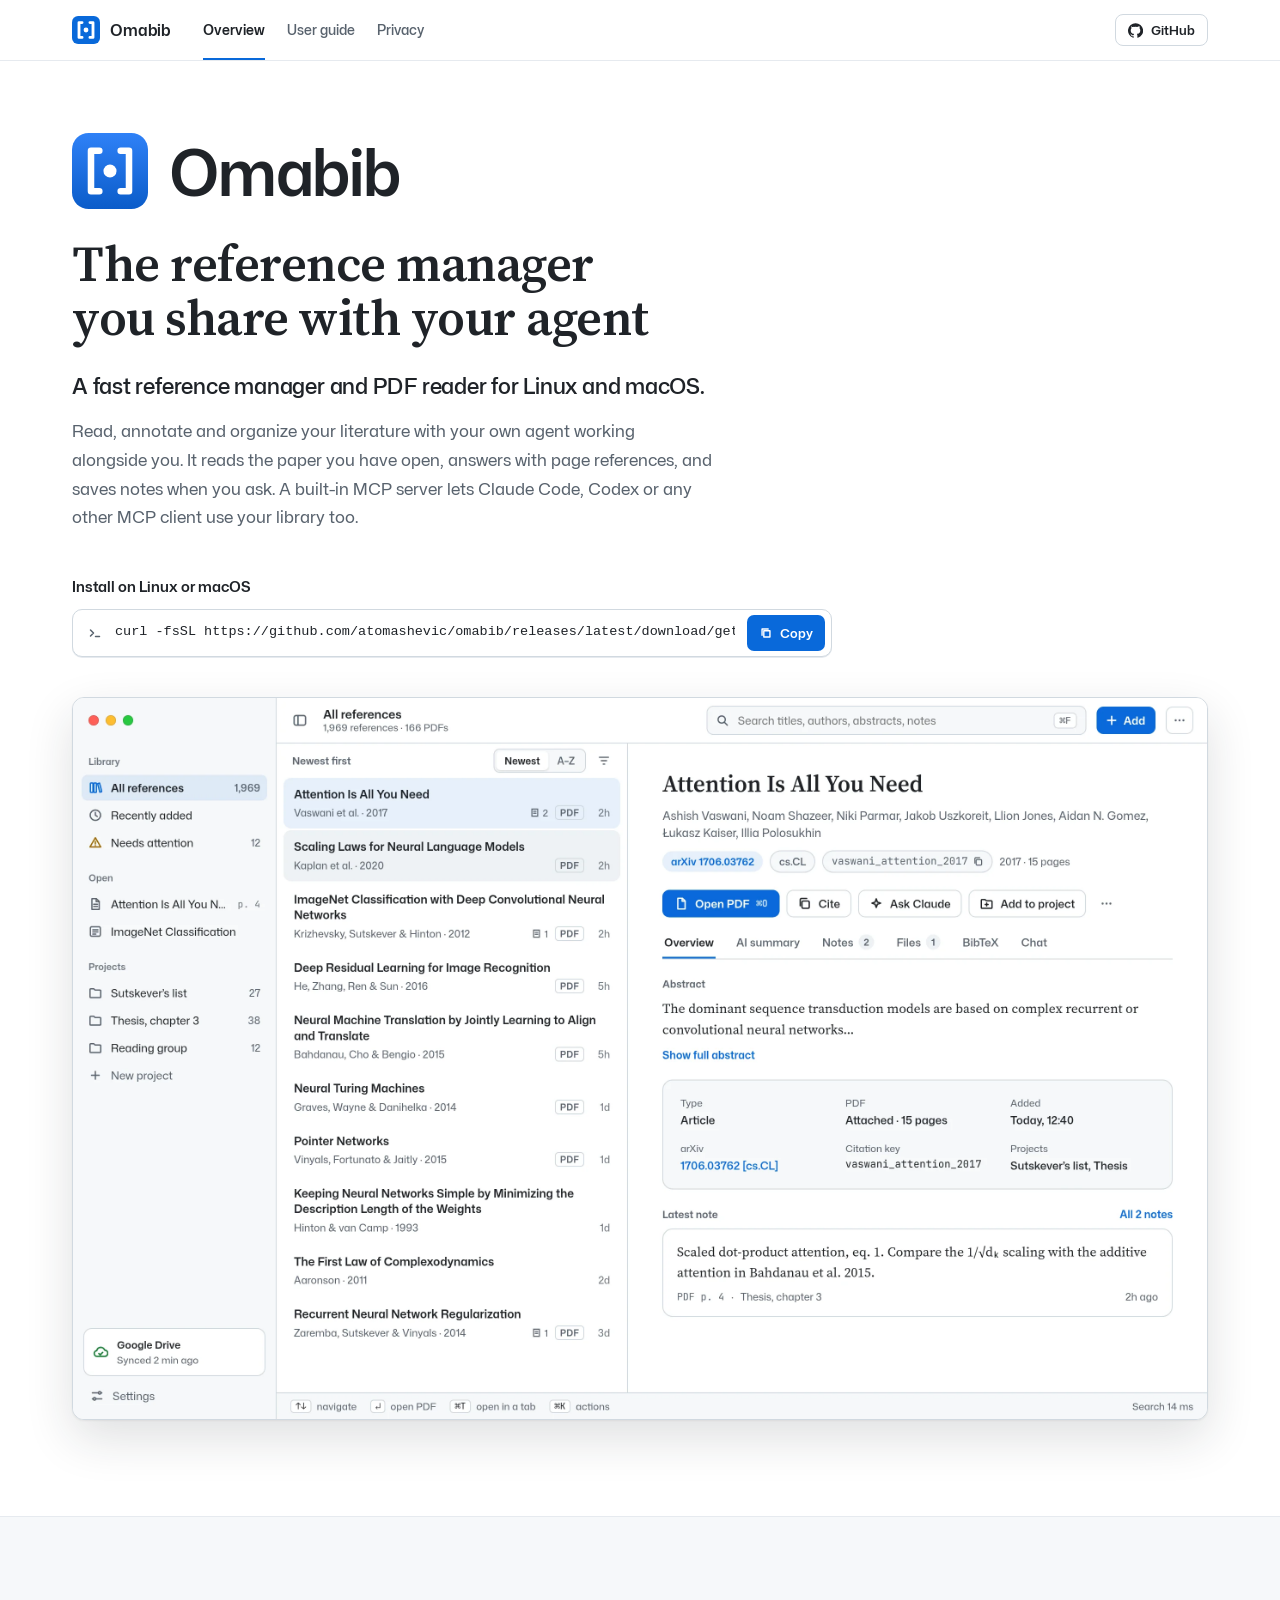
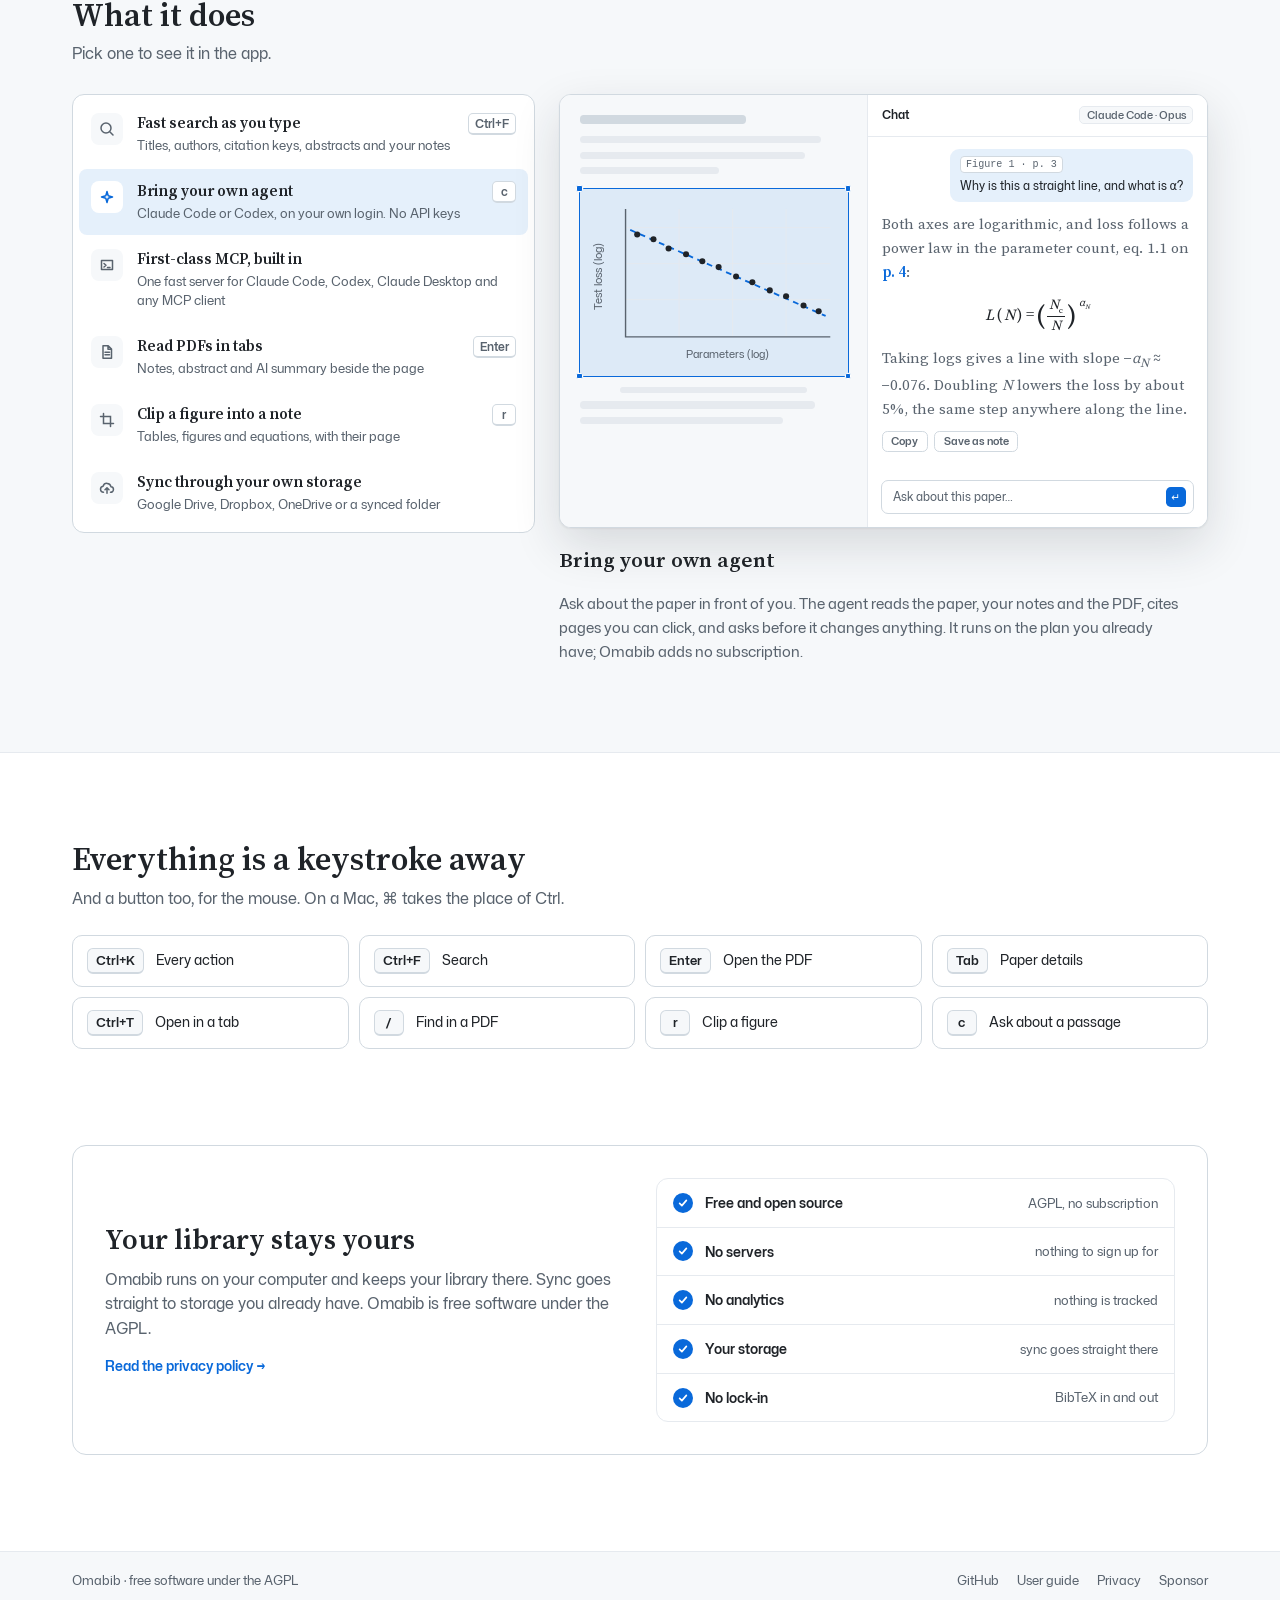
<file: index.html>
<!doctype html>
<html lang="en">
<head>
<meta charset="utf-8">
<meta name="viewport" content="width=device-width, initial-scale=1">
<title>Omabib · Reference manager and PDF reader for Linux and macOS</title>
<meta name="description" content="Omabib is a fast, free reference manager and PDF reader for Linux and macOS. Organize your literature, read and annotate PDFs, and bring your own AI agent through a built-in MCP server.">
<link rel="canonical" href="https://omabib.github.io/">
<meta name="theme-color" content="#ffffff" media="(prefers-color-scheme: light)">
<meta name="theme-color" content="#0f1115" media="(prefers-color-scheme: dark)">
<link rel="icon" href="favicon.svg" type="image/svg+xml">
<link rel="apple-touch-icon" href="apple-touch-icon.png">
<meta property="og:type" content="website">
<meta property="og:site_name" content="Omabib">
<meta property="og:url" content="https://omabib.github.io/">
<meta property="og:title" content="Omabib · Reference manager and PDF reader for Linux and macOS">
<meta property="og:description" content="A fast, free reference manager and PDF reader. Organize your literature, read and annotate PDFs, and bring your own AI agent through a built-in MCP server.">
<meta property="og:image" content="https://omabib.github.io/og.png">
<meta property="og:image:width" content="1200">
<meta property="og:image:height" content="630">
<meta name="twitter:card" content="summary_large_image">
<link rel="preload" href="fonts/MonaSans-Regular.ttf" as="font" type="font/ttf" crossorigin>
<link rel="preload" href="fonts/SourceSerif4-Semibold.ttf" as="font" type="font/ttf" crossorigin>
<link rel="stylesheet" href="style.css">
<script type="application/ld+json">
{
  "@context": "https://schema.org",
  "@type": "SoftwareApplication",
  "name": "Omabib",
  "description": "A fast reference manager and PDF reader for Linux and macOS, with a built-in MCP server for AI agents.",
  "applicationCategory": "ProductivityApplication",
  "operatingSystem": "Linux, macOS",
  "url": "https://omabib.github.io/",
  "downloadUrl": "https://github.com/atomashevic/omabib/releases/latest",
  "license": "https://www.gnu.org/licenses/agpl-3.0.html",
  "isAccessibleForFree": true,
  "offers": { "@type": "Offer", "price": "0", "priceCurrency": "USD" },
  "image": "https://omabib.github.io/og.png"
}
</script>
</head>
<body>
<header class="top">
  <div class="wrap">
    <a class="brand" href="./">
      <svg width="28" height="28" viewBox="0 0 64 64" aria-hidden="true"><rect width="64" height="64" rx="14" fill="var(--accent-fill)"/><path d="M23 15h-7v34h7M41 15h7v34h-7" fill="none" stroke="var(--on-accent)" stroke-width="6.5" stroke-linecap="round" stroke-linejoin="round"/><circle cx="32" cy="32" r="5.5" fill="var(--on-accent)"/></svg>
      Omabib
    </a>
    <nav class="nav" aria-label="Site">
      <a href="./" aria-current="page">Overview</a>
      <a class="hide-phone" href="https://github.com/atomashevic/omabib/blob/main/docs/guide.md">User guide</a>
      <a href="privacy.html">Privacy</a>
    </nav>
    <a class="gh" href="https://github.com/atomashevic/omabib">
      <svg width="15" height="15" viewBox="0 0 16 16" fill="currentColor" aria-hidden="true"><path d="M8 .2a8 8 0 0 0-2.53 15.59c.4.07.55-.17.55-.38v-1.33c-2.23.48-2.7-1.07-2.7-1.07-.36-.92-.89-1.17-.89-1.17-.73-.5.05-.49.05-.49.8.06 1.23.83 1.23.83.72 1.22 1.88.87 2.34.66.07-.52.28-.87.5-1.07-1.78-.2-3.65-.89-3.65-3.95 0-.87.31-1.59.83-2.15-.08-.2-.36-1.02.08-2.12 0 0 .67-.21 2.2.82a7.6 7.6 0 0 1 4 0c1.53-1.04 2.2-.82 2.2-.82.44 1.1.16 1.92.08 2.12.51.56.82 1.28.82 2.15 0 3.07-1.87 3.75-3.65 3.95.29.25.54.73.54 1.48v2.2c0 .21.15.46.55.38A8 8 0 0 0 8 .2z"/></svg>
      <span class="hide-phone">GitHub</span>
    </a>
  </div>
</header>

<main>
  <section class="wrap hero" aria-labelledby="hero-title">
    <div class="wordmark">
      <svg width="76" height="76" viewBox="0 0 64 64" aria-hidden="true"><defs><linearGradient id="tile" x1="0" y1="0" x2="0" y2="1"><stop offset="0" stop-color="#2f81f7"/><stop offset="1" stop-color="#0b5cc9"/></linearGradient></defs><rect width="64" height="64" rx="14" fill="url(#tile)"/><path d="M23 15h-7v34h7M41 15h7v34h-7" fill="none" stroke="#fff" stroke-width="5.5" stroke-linecap="round" stroke-linejoin="round"/><circle cx="32" cy="32" r="5.5" fill="#fff"/></svg>
      <span>Omabib</span>
    </div>
    <h1 id="hero-title">The reference manager you share with your agent</h1>
    <div class="intro">
      <p class="lead">A fast reference manager and PDF reader for Linux and macOS.</p>
      <p class="lede">Read, annotate and organize your literature with your own agent working alongside you. It reads the paper you have open, answers with page references, and saves notes when you ask. A built-in MCP server lets Claude Code, Codex or any other MCP client use your library too.</p>
    </div>
    <div class="get" id="install">
      <div class="get-head">
        <h2>Install on Linux or macOS</h2>
      </div>
      <div class="install">
        <svg width="16" height="16" viewBox="0 0 16 16" fill="none" stroke="var(--muted)" stroke-width="1.5" stroke-linecap="round" stroke-linejoin="round" aria-hidden="true"><path d="m3.5 5 3 3-3 3M8.5 11.5h4"/></svg>
        <code id="command">curl -fsSL https://github.com/atomashevic/omabib/releases/latest/download/get.sh | sh</code>
        <button class="copy" type="button" data-copy="command">
          <svg width="14" height="14" viewBox="0 0 16 16" fill="none" stroke="currentColor" stroke-width="1.6" stroke-linecap="round" stroke-linejoin="round" aria-hidden="true"><path d="M5.5 5.5h7v7h-7zM3.5 10.5v-7h7"/></svg><span>Copy</span>
        </button>
      </div>
    </div>
  </section>

  <div class="wrap shot">
    <div class="window">
      <picture>
        <source srcset="img/library-dark.webp" media="(prefers-color-scheme: dark)">
        <img src="img/library-light.webp" width="2640" height="1680" alt="Omabib's library: projects in the sidebar, a list of papers, and Attention Is All You Need open in the detail pane with its abstract, citation key and a note.">
      </picture>
    </div>
  </div>

  <section class="band" aria-labelledby="features-title">
    <div class="wrap">
      <div class="section-head">
        <h2 id="features-title">What it does</h2>
        <p>Pick one to see it in the app.</p>
      </div>
      <div class="features">
        <ul class="feature-list" role="tablist" aria-label="Features" aria-orientation="vertical">
          <li><button type="button" role="tab" id="tab-search" aria-controls="panel-search" aria-selected="false" tabindex="-1">
            <span class="icon"><svg width="16" height="16" viewBox="0 0 16 16" fill="none" stroke="currentColor" stroke-width="1.5" stroke-linecap="round" aria-hidden="true"><path d="M7 12a5 5 0 1 0 0-10 5 5 0 0 0 0 10zM10.75 10.75 14 14"/></svg></span>
            <span class="words"><span class="title">Fast search as you type</span><span class="meta">Titles, authors, citation keys, abstracts and your notes</span></span>
            <kbd><span class="mod">Ctrl+</span>F</kbd>
          </button></li>
          <li><button type="button" role="tab" id="tab-ask" aria-controls="panel-ask" aria-selected="true">
            <span class="icon"><svg width="16" height="16" viewBox="0 0 16 16" fill="none" stroke="currentColor" stroke-width="1.5" stroke-linejoin="round" aria-hidden="true"><path d="M8 2.5 9.2 6.8 13.5 8 9.2 9.2 8 13.5 6.8 9.2 2.5 8 6.8 6.8z"/></svg></span>
            <span class="words"><span class="title">Bring your own agent</span><span class="meta">Claude Code or Codex, on your own login. No API keys</span></span>
            <kbd>c</kbd>
          </button></li>
          <li><button type="button" role="tab" id="tab-agents" aria-controls="panel-agents" aria-selected="false" tabindex="-1">
            <span class="icon"><svg width="16" height="16" viewBox="0 0 16 16" fill="none" stroke="currentColor" stroke-width="1.5" stroke-linecap="round" stroke-linejoin="round" aria-hidden="true"><path d="M2.5 3.5h11v9h-11zM5 6.5l2 1.75-2 1.75M8.5 10.5h2.5"/></svg></span>
            <span class="words"><span class="title">First-class MCP, built in</span><span class="meta">One fast server for Claude Code, Codex, Claude Desktop and any MCP client</span></span>
          </button></li>
          <li><button type="button" role="tab" id="tab-read" aria-controls="panel-read" aria-selected="false" tabindex="-1">
            <span class="icon"><svg width="16" height="16" viewBox="0 0 16 16" fill="none" stroke="currentColor" stroke-width="1.5" stroke-linecap="round" stroke-linejoin="round" aria-hidden="true"><path d="M4 1.75h5.25L12.5 5v9.25H4zM9 1.75V5.25h3.5M6 8.25h4.5M6 10.75h4.5"/></svg></span>
            <span class="words"><span class="title">Read PDFs in tabs</span><span class="meta">Notes, abstract and AI summary beside the page</span></span>
            <kbd>Enter</kbd>
          </button></li>
          <li><button type="button" role="tab" id="tab-clip" aria-controls="panel-clip" aria-selected="false" tabindex="-1">
            <span class="icon"><svg width="16" height="16" viewBox="0 0 16 16" fill="none" stroke="currentColor" stroke-width="1.5" stroke-linecap="round" aria-hidden="true"><path d="M4.5 1.5v10h10M1.5 4.5h10v10"/></svg></span>
            <span class="words"><span class="title">Clip a figure into a note</span><span class="meta">Tables, figures and equations, with their page</span></span>
            <kbd>r</kbd>
          </button></li>
          <li><button type="button" role="tab" id="tab-sync" aria-controls="panel-sync" aria-selected="false" tabindex="-1">
            <span class="icon"><svg width="16" height="16" viewBox="0 0 16 16" fill="none" stroke="currentColor" stroke-width="1.5" stroke-linecap="round" stroke-linejoin="round" aria-hidden="true"><path d="M4.5 12.25a3 3 0 0 1-.4-5.97 4 4 0 0 1 7.8.47 2.75 2.75 0 0 1-.4 5.5M8 13.25v-5.5M6 9.75l2-2 2 2"/></svg></span>
            <span class="words"><span class="title">Sync through your own storage</span><span class="meta">Google Drive, Dropbox, OneDrive or a synced folder</span></span>
          </button></li>
        </ul>

        <div>
          <article class="panel" role="tabpanel" id="panel-search" aria-labelledby="tab-search" hidden>
            <div class="frame" style="--w: 118.95"><picture><source srcset="img/search-dark.webp" media="(prefers-color-scheme: dark)"><img src="img/search-light.webp" alt="Searching a thesis project for attention: four matching papers, the second selected." loading="lazy"></picture></div>
            <h3>Fast search as you type</h3>
            <p>Results follow every keystroke, even in a large library. Small typos are forgiven, and inside a project your notes for it come first.</p>
          </article>
          <article class="panel" role="tabpanel" id="panel-ask" aria-labelledby="tab-ask">
            <div class="frame">
              <div class="chat" aria-hidden="true">
                <div class="page">
                  <span class="head"></span>
                  <span style="width: 90%"></span><span style="width: 84%"></span><span style="width: 52%"></span>
                  <div class="figure">
                    <svg class="plot" viewBox="0 0 220 150" aria-hidden="true">
                      <g class="grid"><path d="M34 12v110M80 12v110M126 12v110M172 12v110M34 28h176M34 59h176M34 90h176"/></g>
                      <path class="axis" d="M34 12v110h176"/>
                      <path class="fit" d="M38 30 206 104"/>
                      <g class="dots"><circle cx="44" cy="34" r="2.6"/><circle cx="58" cy="38" r="2.6"/><circle cx="71" cy="46" r="2.6"/><circle cx="86" cy="51" r="2.6"/><circle cx="100" cy="57" r="2.6"/><circle cx="114" cy="62" r="2.6"/><circle cx="129" cy="70" r="2.6"/><circle cx="143" cy="75" r="2.6"/><circle cx="158" cy="82" r="2.6"/><circle cx="172" cy="87" r="2.6"/><circle cx="187" cy="95" r="2.6"/><circle cx="200" cy="100" r="2.6"/></g>
                      <text x="122" y="140">Parameters (log)</text>
                      <text x="14" y="70" transform="rotate(-90 14 70)">Test loss (log)</text>
                    </svg>
                    <i class="corner tl"></i><i class="corner tr"></i><i class="corner bl"></i><i class="corner br"></i>
                  </div>
                  <span class="caption"></span>
                  <span style="width: 88%"></span><span style="width: 76%"></span>
                </div>
                <div class="pane">
                  <div class="bar">Chat <span class="model">Claude Code · Opus</span></div>
                  <div class="thread">
                    <div class="you"><span class="clip">Figure 1 · p. 3</span>Why is this a straight line, and what is α?</div>
                    <div class="agent">
                      <p>Both axes are logarithmic, and loss follows a power law in the parameter count, eq. 1.1 on <b>p. 4</b>:</p>
                      <div class="math"><i>L</i>(<i>N</i>) = <span class="paren">(</span><span class="frac"><span><i>N</i><sub>c</sub></span><span><i>N</i></span></span><span class="paren">)</span><sup><i>α</i><sub><i>N</i></sub></sup></div>
                      <p>Taking logs gives a line with slope −<i>α</i><sub><i>N</i></sub>&nbsp;≈ −0.076. Doubling <i>N</i> lowers the loss by about 5%, the same step anywhere along the line.</p>
                    </div>
                    <div class="actions"><span>Copy</span><span>Save as note</span></div>
                  </div>
                  <div class="composer">Ask about this paper…<span>↵</span></div>
                </div>
              </div>
            </div>
            <h3>Bring your own agent</h3>
            <p>Ask about the paper in front of you. The agent reads the paper, your notes and the PDF, cites pages you can click, and asks before it changes anything. It runs on the plan you already have; Omabib adds no subscription.</p>
          </article>
          <article class="panel" role="tabpanel" id="panel-agents" aria-labelledby="tab-agents" hidden>
            <div class="frame" style="--w: 153.49; --x: -38.08; --y: -17.15"><picture><source srcset="img/agents-dark.webp" media="(prefers-color-scheme: dark)"><img src="img/agents-light.webp" alt="Setting up agents: Claude Code and Codex found, with Claude Code, Codex sessions and Claude Desktop allowed to use the library." loading="lazy"></picture></div>
            <h3>First-class MCP, built in</h3>
            <p>Omabib ships its own MCP server, with nothing extra to install. Agents search your library, fetch many papers in one call, read notes and figure clips, and open PDFs, fast enough to keep up with a long research session. Notes are saved only when you ask.</p>
          </article>
          <article class="panel" role="tabpanel" id="panel-read" aria-labelledby="tab-read" hidden>
            <div class="frame" style="--w: 102.65"><picture><source srcset="img/reader-dark.webp" media="(prefers-color-scheme: dark)"><img src="img/reader-light.webp" alt="Attention Is All You Need open in a reader tab, with notes and a clipped figure in the side pane." loading="lazy"></picture></div>
            <h3>Read PDFs in tabs</h3>
            <p>Enter opens the paper in a tab and remembers your page. Scroll, zoom with the wheel, find with /, and switch the page to your theme’s colors for night reading.</p>
          </article>
          <article class="panel" role="tabpanel" id="panel-clip" aria-labelledby="tab-clip" hidden>
            <div class="frame" style="--w: 182.27; --x: -81.40; --y: -5.23"><picture><source srcset="img/reader-dark.webp" media="(prefers-color-scheme: dark)"><img src="img/reader-light.webp" alt="The notes pane beside a paper, with a clipped figure saved as a note on page 4." loading="lazy"></picture></div>
            <h3>Clip a figure into a note</h3>
            <p>Press r and drag over a figure, table or equation. It lands in a note with its page, sharp at any zoom, ready for you and your agent.</p>
          </article>
          <article class="panel" role="tabpanel" id="panel-sync" aria-labelledby="tab-sync" hidden>
            <div class="frame" style="--w: 153.49; --x: -38.08; --y: -17.15"><picture><source srcset="img/sync-dark.webp" media="(prefers-color-scheme: dark)"><img src="img/sync-light.webp" alt="Choosing where to sync, with a library found in Dropbox, ready to use." loading="lazy"></picture></div>
            <h3>Sync through your own storage</h3>
            <p>The same library on your laptop and desktop. Edits merge, PDFs come along, and the files stay readable in your own storage.</p>
          </article>
        </div>
      </div>
    </div>
  </section>

  <section class="wrap keys" aria-labelledby="keys-title">
    <div class="section-head">
      <h2 id="keys-title">Everything is a keystroke away</h2>
      <p>And a button too, for the mouse. <span id="keys-note">On a Mac, ⌘ takes the place of Ctrl.</span></p>
    </div>
    <ul class="key-grid">
      <li><kbd><span class="mod">Ctrl+</span>K</kbd>Every action</li>
      <li><kbd><span class="mod">Ctrl+</span>F</kbd>Search</li>
      <li><kbd>Enter</kbd>Open the PDF</li>
      <li><kbd>Tab</kbd>Paper details</li>
      <li><kbd><span class="mod">Ctrl+</span>T</kbd>Open in a tab</li>
      <li><kbd>/</kbd>Find in a PDF</li>
      <li><kbd>r</kbd>Clip a figure</li>
      <li><kbd>c</kbd>Ask about a passage</li>
    </ul>
  </section>

  <section class="wrap yours" aria-labelledby="yours-title">
    <div class="card">
      <div>
        <h2 id="yours-title">Your library stays yours</h2>
        <p>Omabib runs on your computer and keeps your library there. Sync goes straight to storage you already have. Omabib is free software under the AGPL.</p>
        <a class="more" href="privacy.html">Read the privacy policy →</a>
      </div>
      <ul class="checks">
        <li><span class="dot"><svg width="12" height="12" viewBox="0 0 16 16" fill="none" stroke="var(--on-accent)" stroke-width="2.2" stroke-linecap="round" stroke-linejoin="round" aria-hidden="true"><path d="m3.5 8.5 3 3 6-7"/></svg></span>Free and open source<span class="hint">AGPL, no subscription</span></li>
        <li><span class="dot"><svg width="12" height="12" viewBox="0 0 16 16" fill="none" stroke="var(--on-accent)" stroke-width="2.2" stroke-linecap="round" stroke-linejoin="round" aria-hidden="true"><path d="m3.5 8.5 3 3 6-7"/></svg></span>No servers<span class="hint">nothing to sign up for</span></li>
        <li><span class="dot"><svg width="12" height="12" viewBox="0 0 16 16" fill="none" stroke="var(--on-accent)" stroke-width="2.2" stroke-linecap="round" stroke-linejoin="round" aria-hidden="true"><path d="m3.5 8.5 3 3 6-7"/></svg></span>No analytics<span class="hint">nothing is tracked</span></li>
        <li><span class="dot"><svg width="12" height="12" viewBox="0 0 16 16" fill="none" stroke="var(--on-accent)" stroke-width="2.2" stroke-linecap="round" stroke-linejoin="round" aria-hidden="true"><path d="m3.5 8.5 3 3 6-7"/></svg></span>Your storage<span class="hint">sync goes straight there</span></li>
        <li><span class="dot"><svg width="12" height="12" viewBox="0 0 16 16" fill="none" stroke="var(--on-accent)" stroke-width="2.2" stroke-linecap="round" stroke-linejoin="round" aria-hidden="true"><path d="m3.5 8.5 3 3 6-7"/></svg></span>No lock-in<span class="hint">BibTeX in and out</span></li>
      </ul>
    </div>
  </section>
</main>

<footer class="foot">
  <div class="wrap">
    <span>Omabib · free software under the AGPL</span>
    <nav aria-label="More">
      <a href="https://github.com/atomashevic/omabib">GitHub</a>
      <a href="https://github.com/atomashevic/omabib/blob/main/docs/guide.md">User guide</a>
      <a href="privacy.html">Privacy</a>
      <a href="https://github.com/sponsors/atomashevic">Sponsor</a>
    </nav>
  </div>
</footer>
<script src="site.js"></script>
</body>
</html>
</file>
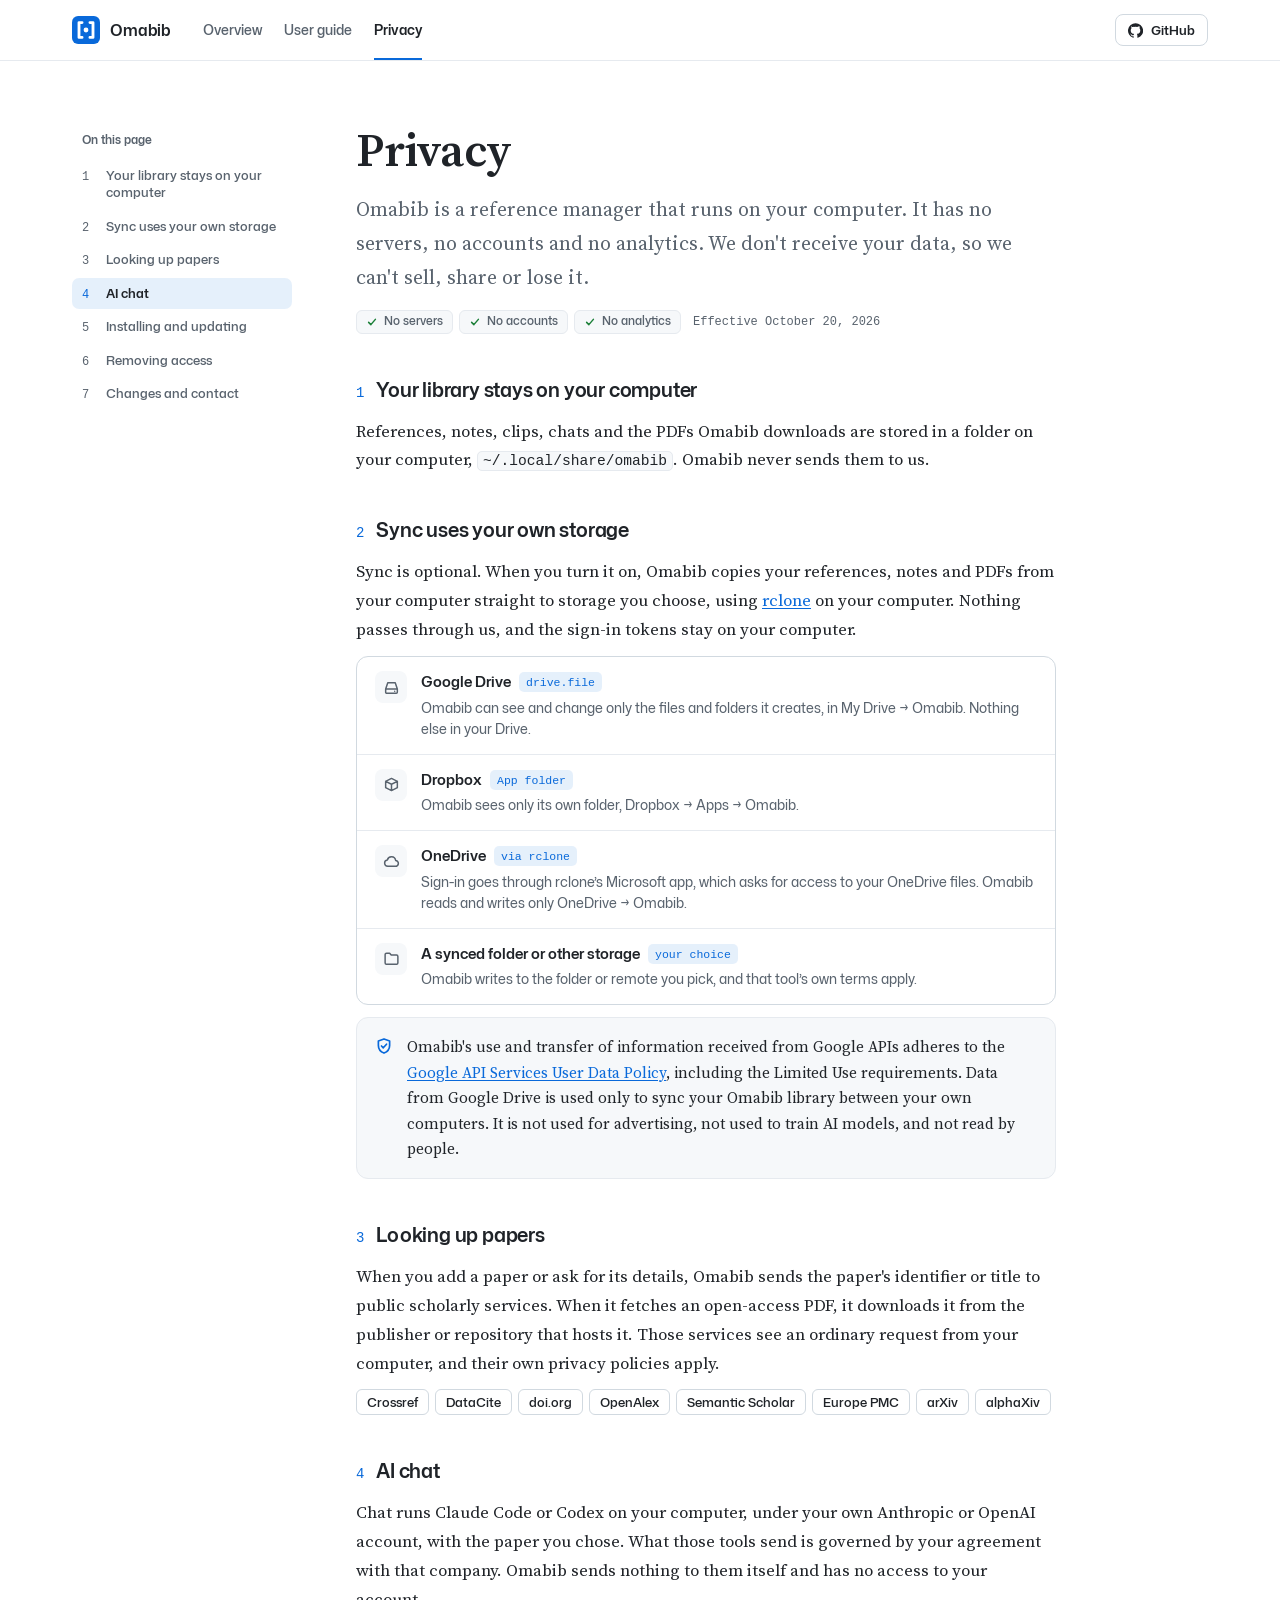
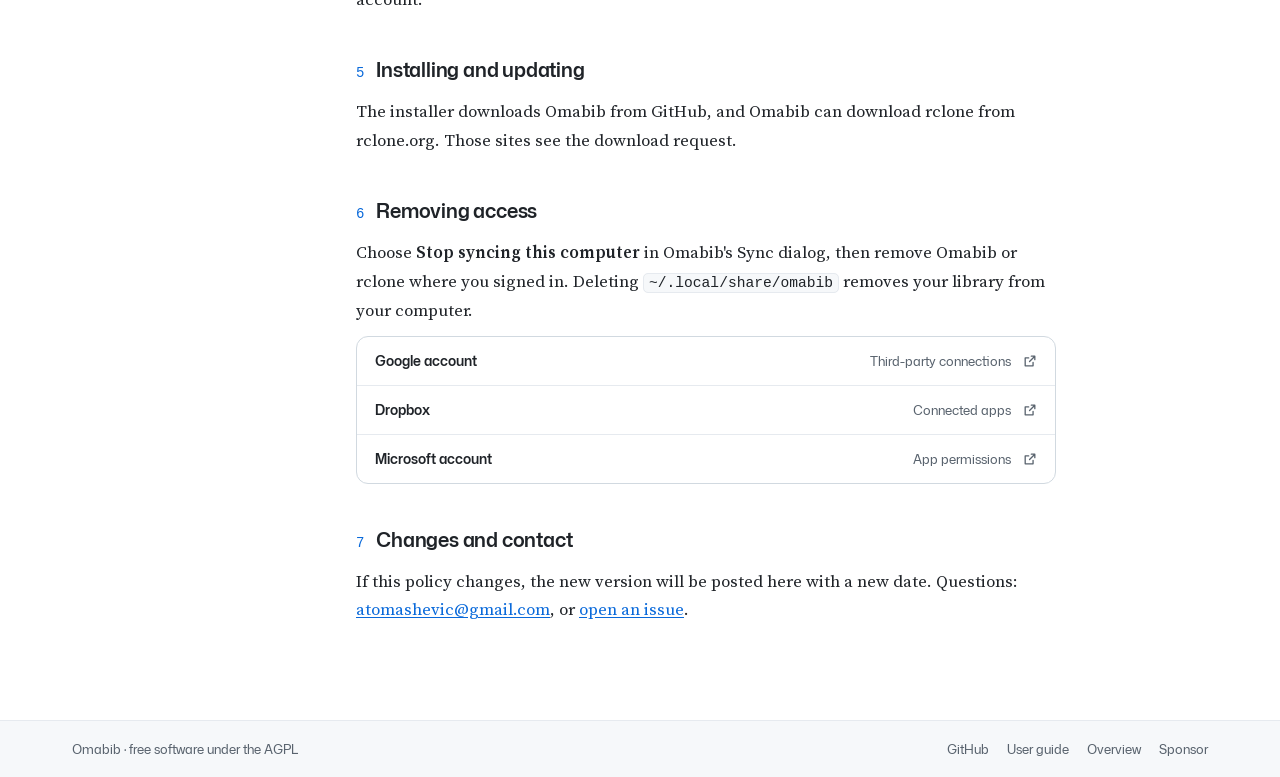
<file: privacy.html>
<!doctype html>
<html lang="en">
<head>
<meta charset="utf-8">
<meta name="viewport" content="width=device-width, initial-scale=1">
<title>Privacy · Omabib</title>
<meta name="description" content="How Omabib handles your data: it runs on your computer, has no servers, no accounts and no analytics, and syncs only to storage you choose.">
<link rel="canonical" href="https://omabib.github.io/privacy.html">
<meta name="theme-color" content="#ffffff" media="(prefers-color-scheme: light)">
<meta name="theme-color" content="#0f1115" media="(prefers-color-scheme: dark)">
<link rel="icon" href="favicon.svg" type="image/svg+xml">
<link rel="apple-touch-icon" href="apple-touch-icon.png">
<meta property="og:type" content="article">
<meta property="og:site_name" content="Omabib">
<meta property="og:url" content="https://omabib.github.io/privacy.html">
<meta property="og:title" content="Privacy · Omabib">
<meta property="og:description" content="Omabib runs on your computer. No servers, no accounts, no analytics.">
<meta property="og:image" content="https://omabib.github.io/og.png">
<link rel="preload" href="fonts/SourceSerif4-Regular.ttf" as="font" type="font/ttf" crossorigin>
<link rel="stylesheet" href="style.css">
</head>
<body>
<header class="top">
  <div class="wrap">
    <a class="brand" href="./">
      <svg width="28" height="28" viewBox="0 0 64 64" aria-hidden="true"><rect width="64" height="64" rx="14" fill="var(--accent-fill)"/><path d="M23 15h-7v34h7M41 15h7v34h-7" fill="none" stroke="var(--on-accent)" stroke-width="6.5" stroke-linecap="round" stroke-linejoin="round"/><circle cx="32" cy="32" r="5.5" fill="var(--on-accent)"/></svg>
      Omabib
    </a>
    <nav class="nav" aria-label="Site">
      <a href="./">Overview</a>
      <a class="hide-phone" href="https://github.com/atomashevic/omabib/blob/main/docs/guide.md">User guide</a>
      <a href="privacy.html" aria-current="page">Privacy</a>
    </nav>
    <a class="gh" href="https://github.com/atomashevic/omabib">
      <svg width="15" height="15" viewBox="0 0 16 16" fill="currentColor" aria-hidden="true"><path d="M8 .2a8 8 0 0 0-2.53 15.59c.4.07.55-.17.55-.38v-1.33c-2.23.48-2.7-1.07-2.7-1.07-.36-.92-.89-1.17-.89-1.17-.73-.5.05-.49.05-.49.8.06 1.23.83 1.23.83.72 1.22 1.88.87 2.34.66.07-.52.28-.87.5-1.07-1.78-.2-3.65-.89-3.65-3.95 0-.87.31-1.59.83-2.15-.08-.2-.36-1.02.08-2.12 0 0 .67-.21 2.2.82a7.6 7.6 0 0 1 4 0c1.53-1.04 2.2-.82 2.2-.82.44 1.1.16 1.92.08 2.12.51.56.82 1.28.82 2.15 0 3.07-1.87 3.75-3.65 3.95.29.25.54.73.54 1.48v2.2c0 .21.15.46.55.38A8 8 0 0 0 8 .2z"/></svg>
      <span class="hide-phone">GitHub</span>
    </a>
  </div>
</header>

<main class="wrap doc-grid">
  <nav class="toc" aria-label="On this page">
    <span class="label">On this page</span>
    <a href="#library" class="active"><b>1</b>Your library stays on your computer</a>
    <a href="#sync"><b>2</b>Sync uses your own storage</a>
    <a href="#lookups"><b>3</b>Looking up papers</a>
    <a href="#ai"><b>4</b>AI chat</a>
    <a href="#install"><b>5</b>Installing and updating</a>
    <a href="#revoke"><b>6</b>Removing access</a>
    <a href="#contact"><b>7</b>Changes and contact</a>
  </nav>

  <article class="doc">
    <header>
      <h1>Privacy</h1>
      <p class="lede">Omabib is a reference manager that runs on your computer. It has no servers, no accounts and no analytics. We don't receive your data, so we can't sell, share or lose it.</p>
      <div class="chips">
        <span class="chip"><svg width="12" height="12" viewBox="0 0 16 16" fill="none" stroke="var(--success)" stroke-width="2" stroke-linecap="round" stroke-linejoin="round" aria-hidden="true"><path d="m3.5 8.5 3 3 6-7"/></svg>No servers</span>
        <span class="chip"><svg width="12" height="12" viewBox="0 0 16 16" fill="none" stroke="var(--success)" stroke-width="2" stroke-linecap="round" stroke-linejoin="round" aria-hidden="true"><path d="m3.5 8.5 3 3 6-7"/></svg>No accounts</span>
        <span class="chip"><svg width="12" height="12" viewBox="0 0 16 16" fill="none" stroke="var(--success)" stroke-width="2" stroke-linecap="round" stroke-linejoin="round" aria-hidden="true"><path d="m3.5 8.5 3 3 6-7"/></svg>No analytics</span>
        <span class="date">Effective October 20, 2026</span>
      </div>
    </header>

    <section id="library" aria-labelledby="h-library">
      <h2 id="h-library"><b>1</b>Your library stays on your computer</h2>
      <p>References, notes, clips, chats and the PDFs Omabib downloads are stored in a folder on your computer, <code>~/.local/share/omabib</code>. Omabib never sends them to us.</p>
    </section>

    <section id="sync" aria-labelledby="h-sync">
      <h2 id="h-sync"><b>2</b>Sync uses your own storage</h2>
      <p>Sync is optional. When you turn it on, Omabib copies your references, notes and PDFs from your computer straight to storage you choose, using <a href="https://rclone.org">rclone</a> on your computer. Nothing passes through us, and the sign-in tokens stay on your computer.</p>
      <ul class="rows">
        <li class="provider">
          <span class="icon"><svg width="17" height="17" viewBox="0 0 16 16" fill="none" stroke="currentColor" stroke-width="1.4" stroke-linecap="round" stroke-linejoin="round" aria-hidden="true"><path d="M2.5 9.5 4.5 3.5h7l2 6v3a1 1 0 0 1-1 1h-9a1 1 0 0 1-1-1zM2.5 9.5h11M11 11.5h.01"/></svg></span>
          <span class="what"><span class="name">Google Drive <span class="scope">drive.file</span></span><span class="text">Omabib can see and change only the files and folders it creates, in My Drive → Omabib. Nothing else in your Drive.</span></span>
        </li>
        <li class="provider">
          <span class="icon"><svg width="17" height="17" viewBox="0 0 16 16" fill="none" stroke="currentColor" stroke-width="1.4" stroke-linecap="round" stroke-linejoin="round" aria-hidden="true"><path d="M2.5 5 8 2.25 13.5 5v6L8 13.75 2.5 11zM2.5 5 8 7.75 13.5 5M8 7.75v6"/></svg></span>
          <span class="what"><span class="name">Dropbox <span class="scope">App folder</span></span><span class="text">Omabib sees only its own folder, Dropbox → Apps → Omabib.</span></span>
        </li>
        <li class="provider">
          <span class="icon"><svg width="17" height="17" viewBox="0 0 16 16" fill="none" stroke="currentColor" stroke-width="1.4" stroke-linecap="round" stroke-linejoin="round" aria-hidden="true"><path d="M4.5 12.5a3 3 0 0 1-.4-5.97 4 4 0 0 1 7.8.47 2.75 2.75 0 0 1-.4 5.5z"/></svg></span>
          <span class="what"><span class="name">OneDrive <span class="scope">via rclone</span></span><span class="text">Sign-in goes through rclone’s Microsoft app, which asks for access to your OneDrive files. Omabib reads and writes only OneDrive → Omabib.</span></span>
        </li>
        <li class="provider">
          <span class="icon"><svg width="17" height="17" viewBox="0 0 16 16" fill="none" stroke="currentColor" stroke-width="1.4" stroke-linecap="round" stroke-linejoin="round" aria-hidden="true"><path d="M2 4.25C2 3.55 2.55 3 3.25 3h3l1.5 1.75h5c.7 0 1.25.55 1.25 1.25v6.25c0 .7-.55 1.25-1.25 1.25h-9.5C2.55 13.5 2 12.95 2 12.25z"/></svg></span>
          <span class="what"><span class="name">A synced folder or other storage <span class="scope">your choice</span></span><span class="text">Omabib writes to the folder or remote you pick, and that tool’s own terms apply.</span></span>
        </li>
      </ul>
      <div class="callout">
        <svg width="18" height="18" viewBox="0 0 16 16" fill="none" stroke="var(--accent-text)" stroke-width="1.5" stroke-linecap="round" stroke-linejoin="round" aria-hidden="true"><path d="M8 1.75 13 3.5v4c0 3.1-2.1 5.6-5 6.75-2.9-1.15-5-3.65-5-6.75v-4z"/><path d="m5.75 8 1.6 1.6 2.9-3.2"/></svg>
        <p>Omabib's use and transfer of information received from Google APIs adheres to the <a href="https://developers.google.com/terms/api-services-user-data-policy">Google API Services User Data Policy</a>, including the Limited Use requirements. Data from Google Drive is used only to sync your Omabib library between your own computers. It is not used for advertising, not used to train AI models, and not read by people.</p>
      </div>
    </section>

    <section id="lookups" aria-labelledby="h-lookups">
      <h2 id="h-lookups"><b>3</b>Looking up papers</h2>
      <p>When you add a paper or ask for its details, Omabib sends the paper's identifier or title to public scholarly services. When it fetches an open-access PDF, it downloads it from the publisher or repository that hosts it. Those services see an ordinary request from your computer, and their own privacy policies apply.</p>
      <ul class="services">
        <li>Crossref</li><li>DataCite</li><li>doi.org</li><li>OpenAlex</li><li>Semantic Scholar</li><li>Europe PMC</li><li>arXiv</li><li>alphaXiv</li>
      </ul>
    </section>

    <section id="ai" aria-labelledby="h-ai">
      <h2 id="h-ai"><b>4</b>AI chat</h2>
      <p>Chat runs Claude Code or Codex on your computer, under your own Anthropic or OpenAI account, with the paper you chose. What those tools send is governed by your agreement with that company. Omabib sends nothing to them itself and has no access to your account.</p>
    </section>

    <section id="install" aria-labelledby="h-install">
      <h2 id="h-install"><b>5</b>Installing and updating</h2>
      <p>The installer downloads Omabib from GitHub, and Omabib can download rclone from rclone.org. Those sites see the download request.</p>
    </section>

    <section id="revoke" aria-labelledby="h-revoke">
      <h2 id="h-revoke"><b>6</b>Removing access</h2>
      <p>Choose <strong>Stop syncing this computer</strong> in Omabib's Sync dialog, then remove Omabib or rclone where you signed in. Deleting <code>~/.local/share/omabib</code> removes your library from your computer.</p>
      <ul class="rows">
        <li><a href="https://myaccount.google.com/connections"><span>Google account</span><small class="hide-phone">Third-party connections</small><svg width="14" height="14" viewBox="0 0 16 16" fill="none" stroke="var(--muted)" stroke-width="1.5" stroke-linecap="round" stroke-linejoin="round" aria-hidden="true"><path d="M9.5 2.5h4v4M13.5 2.5 7.5 8.5M11.5 9.5v4h-9v-9h4"/></svg></a></li>
        <li><a href="https://www.dropbox.com/account/connected_apps"><span>Dropbox</span><small class="hide-phone">Connected apps</small><svg width="14" height="14" viewBox="0 0 16 16" fill="none" stroke="var(--muted)" stroke-width="1.5" stroke-linecap="round" stroke-linejoin="round" aria-hidden="true"><path d="M9.5 2.5h4v4M13.5 2.5 7.5 8.5M11.5 9.5v4h-9v-9h4"/></svg></a></li>
        <li><a href="https://account.live.com/consent/Manage"><span>Microsoft account</span><small class="hide-phone">App permissions</small><svg width="14" height="14" viewBox="0 0 16 16" fill="none" stroke="var(--muted)" stroke-width="1.5" stroke-linecap="round" stroke-linejoin="round" aria-hidden="true"><path d="M9.5 2.5h4v4M13.5 2.5 7.5 8.5M11.5 9.5v4h-9v-9h4"/></svg></a></li>
      </ul>
    </section>

    <section id="contact" aria-labelledby="h-contact">
      <h2 id="h-contact"><b>7</b>Changes and contact</h2>
      <p>If this policy changes, the new version will be posted here with a new date. Questions: <a href="mailto:atomashevic@gmail.com">atomashevic@gmail.com</a>, or <a href="https://github.com/atomashevic/omabib/issues">open an issue</a>.</p>
    </section>
  </article>
</main>

<footer class="foot">
  <div class="wrap">
    <span>Omabib · free software under the AGPL</span>
    <nav aria-label="More">
      <a href="https://github.com/atomashevic/omabib">GitHub</a>
      <a href="https://github.com/atomashevic/omabib/blob/main/docs/guide.md">User guide</a>
      <a href="./">Overview</a>
      <a href="https://github.com/sponsors/atomashevic">Sponsor</a>
    </nav>
  </div>
</footer>
<script src="site.js"></script>
</body>
</html>
</file>
<file: style.css>
/* Omabib's site, in the app's own tokens: the same palette, Mona Sans for the
   interface and Source Serif 4 for reading. Light and dark follow the system. */
@font-face { font-family: "Mona Sans"; src: url(fonts/MonaSans-Regular.ttf) format("truetype"); font-weight: 400; font-display: swap; }
@font-face { font-family: "Mona Sans"; src: url(fonts/MonaSans-Medium.ttf) format("truetype"); font-weight: 500; font-display: swap; }
@font-face { font-family: "Mona Sans"; src: url(fonts/MonaSans-SemiBold.ttf) format("truetype"); font-weight: 600 800; font-display: swap; }
@font-face { font-family: "Source Serif 4"; src: url(fonts/SourceSerif4-Regular.ttf) format("truetype"); font-weight: 400; font-display: swap; }
@font-face { font-family: "Source Serif 4"; src: url(fonts/SourceSerif4-Semibold.ttf) format("truetype"); font-weight: 600 700; font-display: swap; }

:root {
  --bg: #ffffff; --side: #f6f8fa; --raised: #ffffff; --line: #d1d9e0; --line-soft: #e6eaef;
  --text: #1f2328; --muted: #59636e; --accent: #0969da; --accent-text: #0969da; --accent-fill: #0969da;
  --on-accent: #ffffff; --sel: rgba(9, 105, 218, 0.10); --chip: #f6f8fa; --success: #1a7f37;
  --shadow: 0 1px 2px rgba(31, 35, 40, 0.06), 0 18px 48px rgba(31, 35, 40, 0.14);
  --sans: "Mona Sans", -apple-system, "Segoe UI", system-ui, sans-serif;
  --read: "Source Serif 4", Georgia, serif;
  --mono: ui-monospace, "SF Mono", "JetBrains Mono", "Cascadia Code", Menlo, Consolas, monospace;
  color-scheme: light dark;
}
@media (prefers-color-scheme: dark) {
  :root {
    --bg: #0f1115; --side: #15181d; --raised: #1b1f25; --line: #2c323a; --line-soft: #22272e;
    --text: #e6e9ee; --muted: #9aa2ad; --accent: #4c9bff; --accent-text: #6cb0ff; --accent-fill: #1f6feb;
    --on-accent: #ffffff; --sel: rgba(76, 155, 255, 0.14); --chip: #1b1f25; --success: #3fb950;
    --shadow: 0 1px 2px rgba(0, 0, 0, 0.4), 0 18px 48px rgba(0, 0, 0, 0.5);
  }
}

* { box-sizing: border-box; }
html { -webkit-text-size-adjust: 100%; }
body { margin: 0; background: var(--bg); color: var(--text); font: 15px/1.55 var(--sans); }
a { color: inherit; }
img { display: block; max-width: 100%; }
code, kbd { font-family: var(--mono); }
.wrap { max-width: 1200px; margin: 0 auto; padding-left: 32px; padding-right: 32px; }
.visually-hidden { position: absolute; width: 1px; height: 1px; overflow: hidden; clip: rect(0 0 0 0); white-space: nowrap; }

/* Top bar */
.top { border-bottom: 1px solid var(--line-soft); }
.top .wrap { height: 60px; display: flex; align-items: center; gap: 24px; }
.brand { display: flex; align-items: center; gap: 10px; text-decoration: none; font-size: 16px; font-weight: 700; letter-spacing: -0.01em; }
.brand svg { flex: none; }
.nav { display: flex; align-items: stretch; gap: 22px; height: 60px; margin-left: 8px; }
.nav a { display: flex; align-items: center; font-size: 14px; font-weight: 500; text-decoration: none; color: var(--muted); }
.nav a:hover { color: var(--text); }
.nav a[aria-current="page"] { color: var(--text); font-weight: 600; box-shadow: inset 0 -2px 0 var(--accent); }
.gh { margin-left: auto; display: inline-flex; align-items: center; gap: 8px; height: 32px; padding: 0 12px; border-radius: 8px; border: 1px solid var(--line); background: var(--raised); text-decoration: none; font-size: 13px; font-weight: 600; }
.gh:hover { background: var(--side); }

/* Hero */
.hero { padding-top: 72px; padding-bottom: 40px; display: flex; flex-direction: column; align-items: flex-start; gap: 22px; }
.wordmark { display: flex; align-items: center; gap: 20px; margin-bottom: 6px; }
.wordmark svg { flex: none; width: 76px; height: 76px; }
.wordmark span { font-size: 64px; font-weight: 700; letter-spacing: -0.035em; line-height: 1; }
.hero h1 { margin: 0; max-width: 900px; font-family: var(--read); font-size: 50px; font-weight: 600; letter-spacing: -0.01em; line-height: 1.08; text-wrap: balance; }
.lede { margin: 0; max-width: 700px; font-size: 18px; line-height: 1.6; color: var(--muted); }
.intro { display: flex; flex-direction: column; gap: 14px; max-width: 640px; margin-top: 4px; }
.intro .lead { margin: 0; font-size: 22px; font-weight: 500; line-height: 1.4; letter-spacing: -0.01em; color: var(--text); text-wrap: balance; }
.intro .lede { font-size: 17px; line-height: 1.7; text-wrap: pretty; }
.get { width: 100%; max-width: 760px; margin-top: 22px; display: flex; flex-direction: column; gap: 10px; }
.get-head { display: flex; align-items: baseline; gap: 12px; }
.get-head h2 { margin: 0; font-size: 15px; font-weight: 600; }
.install { width: 100%; display: flex; align-items: center; gap: 12px; height: 48px; padding: 0 6px 0 14px; border-radius: 10px; border: 1px solid var(--line); background: var(--raised); box-shadow: 0 1px 0 var(--line-soft); }
.install svg { flex: none; }
.install code { flex: 1; min-width: 0; overflow-x: auto; white-space: nowrap; font-size: 13.5px; scrollbar-width: none; }
.install code::-webkit-scrollbar { display: none; }
.copy { flex: none; height: 36px; padding: 0 12px; display: inline-flex; align-items: center; gap: 7px; border-radius: 7px; border: none; background: var(--accent-fill); color: var(--on-accent); font: 600 13px var(--sans); cursor: pointer; }
.copy:hover { filter: brightness(1.08); }
.shot { padding-bottom: 96px; }
.window { margin: 0 auto; max-width: 1136px; aspect-ratio: 1320 / 840; border-radius: 12px; overflow: hidden; border: 1px solid var(--line); box-shadow: var(--shadow); background: var(--bg); }
.window picture { display: block; height: 100%; }
.window img { width: 100%; height: 100%; }

/* Features: the app's list and detail pane */
.band { background: var(--side); border-top: 1px solid var(--line-soft); border-bottom: 1px solid var(--line-soft); }
.band .wrap { padding-top: 80px; padding-bottom: 88px; display: flex; flex-direction: column; gap: 28px; }
.section-head { display: flex; flex-direction: column; gap: 8px; max-width: 640px; }
.section-head h2 { margin: 0; font-family: var(--read); font-size: 32px; font-weight: 600; line-height: 1.15; }
.section-head p { margin: 0; font-size: 16px; color: var(--muted); }
.features { display: grid; grid-template-columns: minmax(0, 5fr) minmax(0, 7fr); gap: 24px; align-items: start; }
.feature-list { list-style: none; margin: 0; padding: 6px; border-radius: 12px; border: 1px solid var(--line); background: var(--raised); display: flex; flex-direction: column; gap: 2px; }
.feature-list button { width: 100%; display: flex; gap: 14px; align-items: flex-start; padding: 12px; border: none; border-radius: 8px; background: transparent; color: var(--text); font: inherit; text-align: left; cursor: pointer; }
.feature-list button:hover { background: var(--side); }
.feature-list button[aria-selected="true"] { background: var(--sel); }
.feature-list .icon { width: 32px; height: 32px; flex: none; border-radius: 8px; background: var(--chip); display: flex; align-items: center; justify-content: center; color: var(--muted); }
.feature-list [aria-selected="true"] .icon { background: var(--raised); color: var(--accent-text); }
.feature-list .words { flex: 1; min-width: 0; display: flex; flex-direction: column; gap: 3px; }
.feature-list .title { font-family: var(--read); font-size: 15.5px; font-weight: 600; line-height: 1.3; }
.feature-list .meta { font-size: 13px; line-height: 1.45; color: var(--muted); }
kbd { flex: none; min-width: 24px; height: 22px; padding: 0 6px; border-radius: 5px; border: 1px solid var(--line); border-bottom-width: 2px; background: var(--raised); display: inline-flex; align-items: center; justify-content: center; font: 600 11.5px var(--sans); color: var(--muted); }
.panel { display: flex; flex-direction: column; gap: 16px; }
.panel[hidden] { display: none; }
.panel h3 { margin: 0; font-family: var(--read); font-size: 21px; font-weight: 600; }
.panel p { margin: 0; max-width: 620px; font-size: 15px; line-height: 1.6; color: var(--muted); }
/* A crop of an app screen: --w is the screen's width and --x, --y its offset, all in percent of the frame's width. */
.frame { position: relative; aspect-ratio: 688 / 460; border-radius: 12px; overflow: hidden; border: 1px solid var(--line); background: var(--bg); box-shadow: var(--shadow); container-type: inline-size; }
.frame picture img { position: absolute; max-width: none; width: calc(var(--w) * 1cqw); left: calc(var(--x, 0) * 1cqw); top: calc(var(--y, 0) * 1cqw); }

/* The chat illustration, drawn at 688 wide and scaled with the frame */
.chat { position: absolute; inset: 0; display: flex; font-size: calc(1.8895cqw); background: var(--side); }
.chat .page { flex: 1; min-width: 0; display: flex; flex-direction: column; gap: 0.7em; padding: 1.6em 1.6em; border-right: 1px solid var(--line-soft); }
.chat .page > span { height: 0.58em; border-radius: 0.3em; background: var(--line-soft); }
.chat .page > span.head { height: 0.77em; width: 62%; background: var(--line); margin-bottom: 0.3em; }
.chat .page > span.caption { height: 0.5em; width: 70%; align-self: center; }
.chat .figure { position: relative; margin: 0.5em 0 0.2em; padding: 0.5em; border-radius: 0.3em; background: var(--sel); outline: 1.5px solid var(--accent); }
.chat .figure .corner { position: absolute; width: 0.55em; height: 0.55em; background: var(--accent-fill); border: 1.5px solid var(--bg); border-radius: 0.15em; }
.chat .corner.tl { left: -0.3em; top: -0.3em; } .chat .corner.tr { right: -0.3em; top: -0.3em; }
.chat .corner.bl { left: -0.3em; bottom: -0.3em; } .chat .corner.br { right: -0.3em; bottom: -0.3em; }
.chat .plot { display: block; width: 100%; height: auto; }
.chat .plot .grid path { stroke: var(--line-soft); stroke-width: 0.8; fill: none; }
.chat .plot .axis { stroke: var(--muted); stroke-width: 1.2; fill: none; }
.chat .plot .fit { stroke: var(--accent-text); stroke-width: 1.6; stroke-dasharray: 5 4; fill: none; }
.chat .plot .dots circle { fill: var(--text); }
.chat .plot text { font: 9.5px var(--sans); fill: var(--muted); text-anchor: middle; }
.chat .pane { width: 27.7em; flex: none; display: flex; flex-direction: column; background: var(--bg); }
.chat .bar { height: 3.4em; flex: none; display: flex; align-items: center; gap: 0.6em; padding: 0 1.1em; border-bottom: 1px solid var(--line-soft); font-weight: 600; }
.chat .model { margin-left: auto; height: 1.7em; padding: 0 0.6em; border-radius: 0.46em; background: var(--chip); border: 1px solid var(--line-soft); display: inline-flex; align-items: center; font-size: 0.88em; font-weight: 500; color: var(--muted); }
.chat .thread { flex: 1; display: flex; flex-direction: column; gap: 0.85em; padding: 1em 1.1em; }
.chat .you { align-self: flex-end; max-width: 90%; display: flex; flex-direction: column; align-items: flex-start; gap: 0.45em; padding: 0.6em 0.85em; border-radius: 0.77em; background: var(--sel); font-size: 0.96em; line-height: 1.4; }
.chat .clip { display: inline-flex; align-items: center; height: 1.7em; padding: 0 0.55em; border-radius: 0.4em; background: var(--raised); border: 1px solid var(--line); font: 0.86em var(--mono); color: var(--muted); }
.chat .agent { display: flex; flex-direction: column; gap: 0.55em; font-family: var(--read); font-size: 1.02em; line-height: 1.48; }
.chat .agent p { margin: 0; }
.chat .agent b { color: var(--accent-text); font-weight: 600; }
.chat .math { align-self: center; display: flex; align-items: center; gap: 0.12em; padding: 0.35em 0; font-family: var(--read); font-size: 1.25em; }
.chat .math sub { font-size: 0.62em; }
.chat .math sup { font-size: 0.7em; align-self: flex-start; margin-top: -0.1em; }
.chat .paren { font-size: 1.7em; font-weight: 300; line-height: 1; }
.chat .frac { display: inline-flex; flex-direction: column; align-items: center; font-size: 0.9em; line-height: 1.2; }
.chat .frac span:first-child { border-bottom: 1px solid currentColor; padding: 0 0.15em; }
.chat .actions { display: flex; gap: 0.5em; }
.chat .composer { flex: none; margin: 0 1.1em 1.1em; height: 2.9em; padding: 0 0.6em 0 0.9em; display: flex; align-items: center; border-radius: 0.6em; border: 1px solid var(--line); background: var(--raised); color: var(--muted); font-size: 0.96em; }
.chat .composer span { margin-left: auto; width: 1.9em; height: 1.9em; border-radius: 0.45em; background: var(--accent-fill); color: var(--on-accent); display: inline-flex; align-items: center; justify-content: center; font-size: 0.9em; }
.chat .actions span { height: 2em; padding: 0 0.8em; border-radius: 0.5em; border: 1px solid var(--line); display: inline-flex; align-items: center; font-size: 0.88em; font-weight: 600; color: var(--muted); }

/* Keys */
.keys { padding-top: 88px; padding-bottom: 40px; display: flex; flex-direction: column; gap: 24px; }
.key-grid { list-style: none; margin: 0; padding: 0; display: grid; grid-template-columns: repeat(4, minmax(0, 1fr)); gap: 10px; }
.key-grid li { display: flex; align-items: center; gap: 12px; padding: 12px 14px; border-radius: 10px; background: var(--raised); border: 1px solid var(--line); font-size: 13.5px; }
.key-grid kbd { min-width: 30px; height: 26px; padding: 0 8px; border-radius: 6px; background: var(--side); font-size: 12.5px; color: var(--text); }

/* Promise card */
.yours { padding-top: 56px; padding-bottom: 96px; }
.card { display: grid; grid-template-columns: repeat(auto-fit, minmax(280px, 1fr)); gap: 32px; align-items: center; padding: 32px; border-radius: 14px; border: 1px solid var(--line); background: var(--raised); }
.card h2 { margin: 0 0 10px; font-family: var(--read); font-size: 28px; font-weight: 600; line-height: 1.2; }
.card p { margin: 0; font-size: 15.5px; line-height: 1.6; color: var(--muted); }
.card .more { display: inline-block; margin-top: 14px; font-size: 14px; font-weight: 600; color: var(--accent-text); text-decoration: none; }
.checks { list-style: none; margin: 0; padding: 0; border-radius: 12px; border: 1px solid var(--line-soft); background: var(--bg); overflow: hidden; }
.checks li { display: flex; align-items: center; gap: 12px; padding: 13px 16px; font-size: 14px; font-weight: 600; }
.checks li + li { border-top: 1px solid var(--line-soft); }
.checks .dot { width: 20px; height: 20px; flex: none; border-radius: 999px; background: var(--accent-fill); display: flex; align-items: center; justify-content: center; }
.checks .hint { margin-left: auto; font-size: 13px; font-weight: 400; color: var(--muted); }

/* Footer */
.foot { border-top: 1px solid var(--line-soft); background: var(--side); }
.foot .wrap { min-height: 56px; padding-top: 14px; padding-bottom: 14px; display: flex; align-items: center; gap: 16px; font-size: 13px; color: var(--muted); }
.foot nav { margin-left: auto; display: flex; flex-wrap: wrap; gap: 18px; }
.foot a { text-decoration: none; }
.foot a:hover { color: var(--text); }

/* Privacy: the app's AI-summary reading view */
.doc-grid { display: grid; grid-template-columns: 220px minmax(0, 1fr); gap: 64px; padding-top: 64px; padding-bottom: 96px; }
.toc { display: flex; flex-direction: column; gap: 2px; padding-top: 6px; align-self: start; position: sticky; top: 24px; }
.toc span.label { padding: 0 10px 8px; font-size: 12px; font-weight: 600; color: var(--muted); }
.toc a { display: flex; align-items: baseline; gap: 10px; padding: 7px 10px; border-radius: 7px; color: var(--muted); text-decoration: none; font-size: 13px; font-weight: 500; line-height: 1.35; }
.toc a:hover { color: var(--text); background: var(--side); }
.toc a.active { color: var(--text); background: var(--sel); font-weight: 600; }
.toc a b { flex: none; width: 14px; font: 500 12px var(--mono); color: inherit; }
.toc a.active b { color: var(--accent-text); }
.doc { max-width: 700px; display: flex; flex-direction: column; gap: 40px; }
.doc a { color: var(--accent-text); text-underline-offset: 2px; }
.doc h1 { margin: 0; font-family: var(--read); font-size: 46px; font-weight: 600; letter-spacing: -0.01em; line-height: 1.1; }
.doc .lede { font-family: var(--read); font-size: 20px; }
.doc header { display: flex; flex-direction: column; gap: 16px; }
.chips { display: flex; flex-wrap: wrap; align-items: center; gap: 6px; }
.chip { height: 24px; padding: 0 9px; border-radius: 6px; background: var(--chip); border: 1px solid var(--line-soft); display: inline-flex; align-items: center; gap: 6px; font-size: 12px; font-weight: 500; color: var(--muted); }
.date { margin-left: 6px; font: 12px var(--mono); color: var(--muted); }
.doc section { display: flex; flex-direction: column; gap: 12px; scroll-margin-top: 24px; }
.doc h2 { margin: 0; display: flex; align-items: baseline; gap: 12px; font-size: 20px; font-weight: 600; letter-spacing: -0.01em; }
.doc h2 b { font: 500 14px var(--mono); color: var(--accent-text); }
.doc p { margin: 0; font-family: var(--read); font-size: 17px; line-height: 1.7; }
.doc p code { font-size: 0.86em; padding: 1px 5px; border-radius: 5px; background: var(--chip); border: 1px solid var(--line-soft); }
.rows { list-style: none; margin: 0; padding: 0; border-radius: 12px; border: 1px solid var(--line); background: var(--raised); overflow: hidden; }
.rows li + li { border-top: 1px solid var(--line-soft); }
.provider { display: flex; gap: 14px; align-items: flex-start; padding: 14px 18px; }
.provider .icon { width: 32px; height: 32px; flex: none; border-radius: 8px; background: var(--chip); display: flex; align-items: center; justify-content: center; color: var(--muted); }
.provider .what { flex: 1; min-width: 0; display: flex; flex-direction: column; gap: 3px; }
.provider .name { display: flex; flex-wrap: wrap; align-items: center; gap: 8px; font-size: 14.5px; font-weight: 600; }
.provider .scope { height: 20px; padding: 0 7px; border-radius: 5px; background: var(--sel); display: inline-flex; align-items: center; font: 500 11.5px var(--mono); color: var(--accent-text); }
.provider .text { font-size: 14px; line-height: 1.55; color: var(--muted); }
.callout { display: flex; gap: 14px; align-items: flex-start; padding: 16px 18px; border-radius: 12px; background: var(--side); border: 1px solid var(--line-soft); }
.callout svg { flex: none; margin-top: 3px; }
.callout p { font-size: 15.5px; line-height: 1.65; }
.services { display: flex; flex-wrap: wrap; gap: 6px; list-style: none; margin: 0; padding: 0; }
.services li { height: 26px; padding: 0 10px; border-radius: 6px; background: var(--raised); border: 1px solid var(--line); display: inline-flex; align-items: center; font-size: 12.5px; font-weight: 500; }
.rows a { display: flex; align-items: center; gap: 12px; padding: 13px 18px; text-decoration: none; color: var(--text); }
.rows a:hover { background: var(--side); }
.rows a span { flex: 1; font-size: 14px; font-weight: 600; }
.rows a small { font-size: 13px; color: var(--muted); }

/* Narrower windows */
@media (max-width: 1039px) {
  .features { grid-template-columns: minmax(0, 1fr); }
  .key-grid { grid-template-columns: repeat(2, minmax(0, 1fr)); }
}
@media (max-width: 899px) {
  .doc-grid { grid-template-columns: minmax(0, 1fr); gap: 0; }
  .toc { display: none; }
}
@media (max-width: 819px) {
  .hero h1 { font-size: 40px; }
}
@media (max-width: 639px) {
  .wrap { padding-left: 16px; padding-right: 16px; }
  .hide-phone { display: none !important; }
  .hero { padding-top: 48px; }
  .hero h1 { font-size: 30px; }
  .wordmark { gap: 14px; }
  .wordmark svg { width: 56px; height: 56px; }
  .wordmark span { font-size: 46px; }
  .lede { font-size: 17px; }
  .intro .lead { font-size: 20px; }
  .intro .lede { font-size: 16px; }
  .get-head { flex-direction: column; gap: 2px; }
  .install code { font-size: 12px; }
  .band .wrap, .keys { padding-top: 56px; }
  .shot { padding-bottom: 56px; }
  .key-grid { grid-template-columns: minmax(0, 1fr); }
  .card { padding: 20px; }
  .checks .hint { display: none; }
  .foot .wrap { flex-direction: column; align-items: flex-start; }
  .foot nav { margin-left: 0; }
  .doc h1 { font-size: 36px; }
  .provider { flex-wrap: wrap; }
}
</file>
